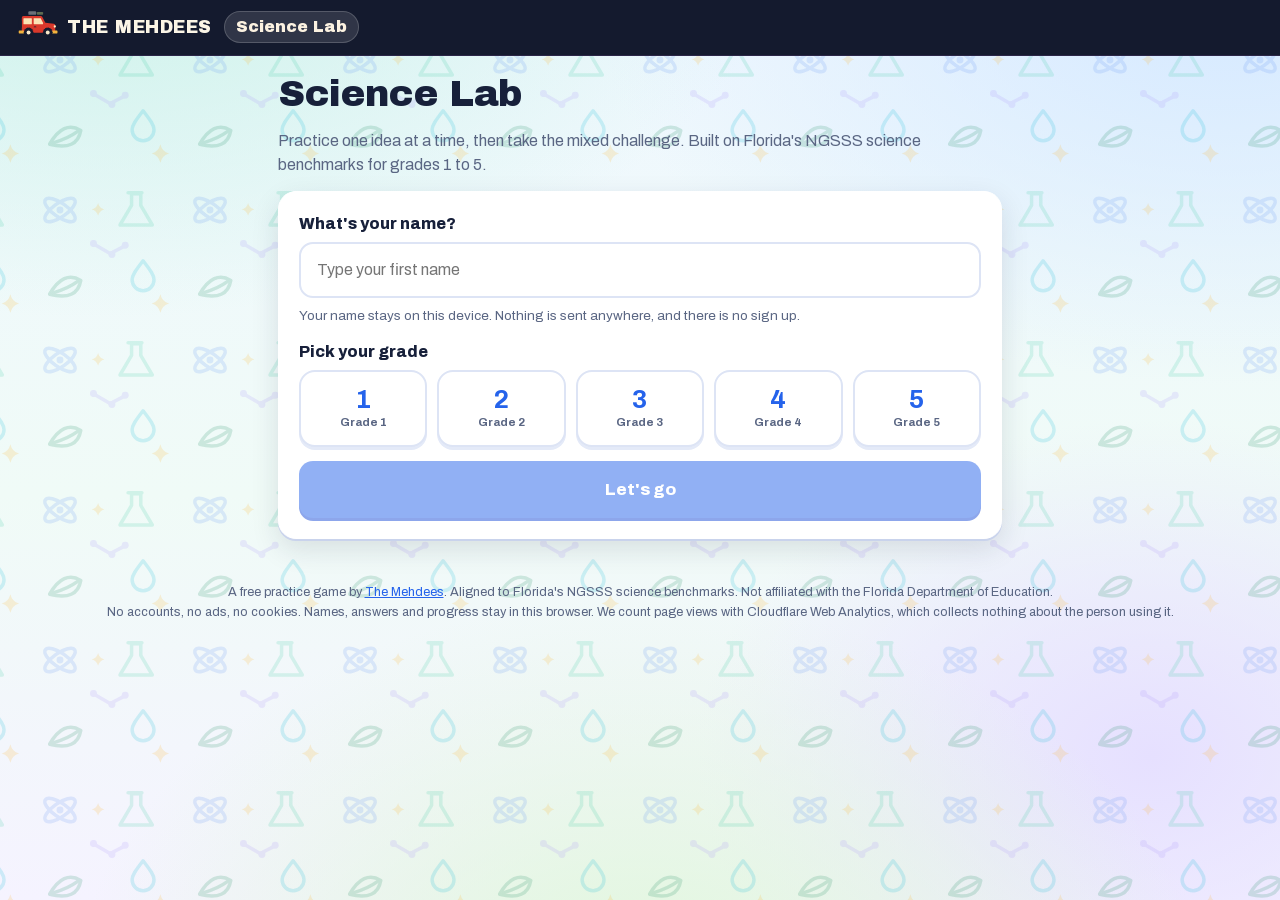
<file: index.html>
<!doctype html>
<html lang="en">
<head>
<meta charset="utf-8">
<meta name="viewport" content="width=device-width, initial-scale=1">
<title>Science Lab · Practice Grades 1 to 5 · The Mehdees</title>
<meta name="description" content="Free science practice for grades 1 to 5, built on Florida's NGSSS science standards. Pick your grade, practice a skill, take a mixed challenge, and print a report card. No sign up, and nothing a child types leaves the device.">
<meta name="theme-color" content="#0EA5A4">
<link rel="icon" href="/favicon.ico" sizes="any">
<link rel="icon" type="image/png" sizes="192x192" href="/favicon-192.png">
<link rel="apple-touch-icon" href="/apple-touch-icon.png">
<link rel="preload" href="fonts/archivo-black.woff2" as="font" type="font/woff2" crossorigin>
<link rel="stylesheet" href="styles.css?v=20260830125156">
<meta property="og:title" content="Science Lab · Practice Grades 1 to 5">
<meta property="og:description" content="Free, standards-aligned science practice for grades 1 to 5. No sign up. Nothing a child types leaves the device.">
<meta property="og:type" content="website">
<meta property="og:url" content="https://science.mehdee.com/">
<!-- Cloudflare Web Analytics: page-view counts only. No cookies, no cross-site tracking, no personal data. -->
<script defer src="https://static.cloudflareinsights.com/beacon.min.js" data-cf-beacon='{"token": "76b19029bd2d434f866d4a56179cef49"}'></script>
</head>
<body>

<header class="top">
  <a class="wordmark" href="https://mehdee.com/games/" aria-label="The Mehdees, all games">
    <svg class="wm-car" xmlns="http://www.w3.org/2000/svg" viewBox="100 250 800 650" aria-hidden="true" focusable="false"><g transform="translate(500,560) scale(2.05) translate(-500,-560)"><g transform="translate(1000,0) scale(-1,1)"><path d="M332,622 L332,548 Q332,534 346,532 L428,524 L458,468 Q463,458 474,458 L642,458 Q658,458 658,474 L658,622 Z" fill="#D9382B"/><path d="M450,526 L474,480 L542,480 L542,534 Q542,538 538,538 L452,538 Z" fill="#FBE3B5"/><rect x="560" y="480" width="82" height="58" rx="5" fill="#FBE3B5"/><rect x="430" y="444" width="200" height="14" rx="6" fill="#141A2E"/><rect x="450" y="418" width="62" height="28" rx="8" fill="#5D6B52"/><rect x="518" y="412" width="76" height="34" rx="9" fill="#6A6F78"/><rect x="516" y="560" width="26" height="8" rx="4" fill="#141A2E"/><rect x="660" y="500" width="30" height="76" rx="10" fill="#141A2E"/><rect x="310" y="598" width="56" height="30" rx="6" fill="#F2B33D"/><rect x="636" y="598" width="52" height="30" rx="6" fill="#F2B33D"/><circle cx="336" cy="560" r="11" fill="#FFF1C9"/><circle cx="405" cy="618" r="45" fill="#141A2E"/><circle cx="449.0" cy="618.0" r="5" fill="#141A2E"/><circle cx="446.3" cy="633.0" r="5" fill="#141A2E"/><circle cx="438.7" cy="646.3" r="5" fill="#141A2E"/><circle cx="427.0" cy="656.1" r="5" fill="#141A2E"/><circle cx="412.6" cy="661.3" r="5" fill="#141A2E"/><circle cx="397.4" cy="661.3" r="5" fill="#141A2E"/><circle cx="383.0" cy="656.1" r="5" fill="#141A2E"/><circle cx="371.3" cy="646.3" r="5" fill="#141A2E"/><circle cx="363.7" cy="633.0" r="5" fill="#141A2E"/><circle cx="361.0" cy="618.0" r="5" fill="#141A2E"/><circle cx="363.7" cy="603.0" r="5" fill="#141A2E"/><circle cx="371.3" cy="589.7" r="5" fill="#141A2E"/><circle cx="383.0" cy="579.9" r="5" fill="#141A2E"/><circle cx="397.4" cy="574.7" r="5" fill="#141A2E"/><circle cx="412.6" cy="574.7" r="5" fill="#141A2E"/><circle cx="427.0" cy="579.9" r="5" fill="#141A2E"/><circle cx="438.7" cy="589.7" r="5" fill="#141A2E"/><circle cx="446.3" cy="603.0" r="5" fill="#141A2E"/><circle cx="405" cy="618" r="19" fill="#F6E7C8"/><circle cx="592" cy="618" r="45" fill="#141A2E"/><circle cx="636.0" cy="618.0" r="5" fill="#141A2E"/><circle cx="633.3" cy="633.0" r="5" fill="#141A2E"/><circle cx="625.7" cy="646.3" r="5" fill="#141A2E"/><circle cx="614.0" cy="656.1" r="5" fill="#141A2E"/><circle cx="599.6" cy="661.3" r="5" fill="#141A2E"/><circle cx="584.4" cy="661.3" r="5" fill="#141A2E"/><circle cx="570.0" cy="656.1" r="5" fill="#141A2E"/><circle cx="558.3" cy="646.3" r="5" fill="#141A2E"/><circle cx="550.7" cy="633.0" r="5" fill="#141A2E"/><circle cx="548.0" cy="618.0" r="5" fill="#141A2E"/><circle cx="550.7" cy="603.0" r="5" fill="#141A2E"/><circle cx="558.3" cy="589.7" r="5" fill="#141A2E"/><circle cx="570.0" cy="579.9" r="5" fill="#141A2E"/><circle cx="584.4" cy="574.7" r="5" fill="#141A2E"/><circle cx="599.6" cy="574.7" r="5" fill="#141A2E"/><circle cx="614.0" cy="579.9" r="5" fill="#141A2E"/><circle cx="625.7" cy="589.7" r="5" fill="#141A2E"/><circle cx="633.3" cy="603.0" r="5" fill="#141A2E"/><circle cx="592" cy="618" r="19" fill="#F6E7C8"/></g></g></svg><span class="mehdees">The Mehdees</span>
  </a>
  <button class="gamename" id="homeBtn" type="button" title="Back to the skills list">Science Lab</button>
  <span class="spacer"></span>
  <button class="btn btn--ghost hide" id="switchBtn" style="padding:7px 13px;font-size:.85rem"
          title="Change the name or grade" aria-label="Change the name or grade">Change</button>
</header>

<main class="wrap">

  <!-- 1. who is playing -->
  <section id="screenStart" class="stack">
    <h1>Science Lab</h1>
    <p class="lede">Practice one idea at a time, then take the mixed challenge. Built on Florida's NGSSS science benchmarks for grades 1 to 5.</p>
    <div class="card stack">
      <div>
        <label for="nameInput">What's your name?</label>
        <input type="text" id="nameInput" maxlength="24" autocomplete="off" spellcheck="false" placeholder="Type your first name">
        <p class="small muted" style="margin-top:8px">Your name stays on this device. Nothing is sent anywhere, and there is no sign up.</p>
        <p class="note hide" id="storageNote"></p>
      </div>
      <div>
        <label>Pick your grade</label>
        <div class="grades" id="gradePicker"></div>
      </div>
      <button class="btn btn--big" id="startBtn" disabled>Let's go</button>
    </div>
  </section>

  <!-- 2. pick a topic -->
  <section id="screenMenu" class="stack hide">
    <div>
      <h1 id="menuTitle">Grade 3</h1>
      <p class="lede" id="menuSub"></p>
    </div>
    <button class="btn btn--green btn--big" id="mixedBtn">Mixed challenge · every skill, any time</button>
    <div class="topics" id="topicList"></div>
    <button class="btn btn--ghost btn--big" id="reportBtn">See my report card</button>
    <p class="parentline">
      Grown-ups: <button class="linkbtn" id="resetBtn" type="button">reset this device</button>
    </p>
  </section>

  <!-- 3. playing -->
  <section id="screenPlay" class="stack hide">
    <div class="hud">
      <span class="pill" id="playTopic">Topic</span>
      <span class="hearts" id="hearts">❤️❤️❤️</span>
      <div class="bar"><i id="progressBar" style="width:0%"></i></div>
      <span class="small muted" id="counter">1 / 10</span>
    </div>
    <div class="card">
      <p class="q" id="question">Question</p>
      <p class="qsub hide" id="questionSub"></p>
      <div class="visual hide" id="visual"></div>
      <button class="helpbtn" id="helpBtn" type="button" aria-expanded="false">
        <span aria-hidden="true">💡</span> How do I do this?
      </button>
      <div class="help hide" id="help"></div>
      <div class="choices" id="choices"></div>
      <div class="feedback" id="feedback"></div>
      <button class="btn btn--big hide" id="nextBtn" style="margin-top:14px">Next</button>
    </div>
    <div class="playfoot">
      <button class="btn btn--ghost" id="quitBtn">Back to skills</button>
    </div>
  </section>

  <!-- 4. round finished -->
  <section id="screenDone" class="stack hide">
    <div class="card center stack">
      <p class="result-num" id="doneScore">8/10</p>
      <h2 id="doneTitle">Nice work!</h2>
      <p class="muted" id="doneMsg"></p>
      <button class="btn btn--big" id="againBtn">Play again</button>
      <button class="btn btn--ghost btn--big" id="backBtn">Back to skills</button>
      <p class="small muted">Progress is kept in this browser only. In a private window it disappears when the window closes, so download the report card if you want to keep it.</p>
    </div>
  </section>

  <!-- 5. report card -->
  <section id="screenReport" class="stack hide">
    <h1>Report card</h1>
    <div class="report" id="reportBody"></div>
    <button class="btn btn--big" id="downloadBtn">Download report card</button>
    <button class="btn btn--ghost btn--big" id="reportBackBtn">Back to skills</button>
  </section>

</main>

<!-- parents: wipe everything this browser has stored -->
<div class="pad sheet" id="reset" role="dialog" aria-modal="true" aria-labelledby="resetTitle">
  <div class="sheet__box">
    <h2 id="resetTitle">Reset this device?</h2>
    <p>This permanently deletes everything Math Arena has saved in this browser:</p>
    <ul class="sheet__list">
      <li>The name typed on the start screen</li>
      <li>Every grade's level progress and stars</li>
      <li>The question and accuracy totals on the report card</li>
    </ul>
    <p class="sheet__warn"><b>This cannot be undone.</b> Download the report card first if you want to keep it.</p>
    <p class="small muted">Nothing was ever sent to a server, so this is the only copy. Resetting affects this browser on this device only.</p>
    <label class="sheet__check"><input type="checkbox" id="resetOk"> I understand this erases all saved progress.</label>
    <div class="sheet__row">
      <button class="btn btn--ghost" id="resetCancel" type="button">Cancel</button>
      <button class="btn btn--danger" id="resetGo" type="button" disabled>Delete everything</button>
    </div>
  </div>
</div>


<footer>
  A free practice game by <a href="https://mehdee.com/games/">The Mehdees</a>.
  Aligned to Florida's NGSSS science benchmarks. Not affiliated with the Florida Department of Education.
  <br>No accounts, no ads, no cookies. Names, answers and progress stay in this browser.
  We count page views with Cloudflare Web Analytics, which collects nothing about the person using it.
</footer>

<script src="content.js?v=20260830125156"></script>
<script src="app.js?v=20260830125156"></script>
</body>
</html>
</file>
<file: styles.css>
/* The Mehdees wordmark, identical to the mehdee.com masthead: the red 4x4
   mark and "THE MEHDEES" in Archivo Black, on the same night-ink bar. */
@font-face { font-family: 'Archivo Black'; font-weight: 400 900; font-display: swap; src: url('fonts/archivo-black.woff2') format('woff2'); }
@font-face { font-family: 'Archivo'; font-weight: 400 800; font-display: swap; src: url('fonts/archivo.woff2') format('woff2'); }

/* Math Arena. Bright, high contrast, big targets, mobile first. */
:root {
  --ink: #17203A;
  --paper: #F7F9FF;
  --card: #FFFFFF;
  --line: #DDE4F5;
  --muted: #5A6683;
  --blue: #2563EB;
  --blue-dark: #1D4FD8;
  --green: #12885A;
  --green-soft: #DFF6EC;
  --red: #C6274B;
  --red-soft: #FDE7EC;
  --amber: #F59E0B;
  --purple: #7C3AED;
  --shadow: 0 2px 0 #C9D3EC, 0 10px 28px #17203a1f;
  --radius: 18px;
  --pad: 18px;
}
* { box-sizing: border-box; margin: 0; }
html { -webkit-text-size-adjust: 100%; }
/* A lab bench sky rather than a blank sheet: cool colour pools in the corners
   and a slow drift of science motifs behind everything, an atom, a flask, a
   leaf, a droplet and a molecule chain. Deliberately cooler than Math Arena's
   warm pinks so the two games feel like different places. All of it sits on
   fixed layers under the cards, so questions stay on plain white. */
body {
  background:
    radial-gradient(1150px 680px at 8% -10%, #C8F2E6 0%, transparent 60%),
    radial-gradient(1020px 620px at 96% 0%, #D5E9FF 0%, transparent 62%),
    radial-gradient(950px 680px at 50% 112%, #DFF8D9 0%, transparent 60%),
    radial-gradient(760px 560px at 90% 84%, #E6E0FF 0%, transparent 60%),
    linear-gradient(180deg, #EFF7FF 0%, #F0FBF7 55%, #F5F3FF 100%);
  background-attachment: fixed;
  color: var(--ink);
  font-family: 'Archivo', system-ui, -apple-system, 'Segoe UI', sans-serif;
  line-height: 1.5;
  min-height: 100vh;
  position: relative;
}
body::before {
  content: '';
  position: fixed; inset: -120px;
  z-index: -1; pointer-events: none;
  opacity: .17;
  background-image: url("data:image/svg+xml,%3Csvg xmlns='http://www.w3.org/2000/svg' width='150' height='150' viewBox='0 0 260 260'%3E%3Cg fill='none' stroke-width='6' stroke-linecap='round' stroke-linejoin='round'%3E%3Cellipse cx='52' cy='52' rx='31' ry='12' stroke='%235B8DEF' transform='rotate(35 52 52)'/%3E%3Cellipse cx='52' cy='52' rx='31' ry='12' stroke='%235B8DEF' transform='rotate(-35 52 52)'/%3E%3Ccircle cx='52' cy='52' r='6' fill='%235B8DEF' stroke='none'/%3E%3Cpath d='M176 24v20l-20 34h56l-20-34V24z' stroke='%2334C7A0'/%3E%3Cpath d='M170 22h24' stroke='%2334C7A0'/%3E%3Cpath d='M118 40q2 9 11 11q-9 2-11 11q-2-9-11-11q9-2 11-11z' fill='%23FFB020' stroke='none'/%3E%3Cpath d='M34 198q24-42 54-24-6 36-54 24z' stroke='%2312885A'/%3E%3Cpath d='M39 196q26-7 45-21' stroke='%2312885A'/%3E%3Cpath d='M196 140c13 17 19 25 19 33a19 19 0 0 1-38 0c0-8 6-16 19-33z' stroke='%2306B6D4'/%3E%3Cpath d='M112 112l26 15M140 127l23-12' stroke='%23A78BFA'/%3E%3Ccircle cx='110' cy='110' r='6' fill='%23A78BFA' stroke='none'/%3E%3Ccircle cx='142' cy='129' r='6' fill='%23A78BFA' stroke='none'/%3E%3Ccircle cx='165' cy='113' r='6' fill='%23A78BFA' stroke='none'/%3E%3Cpath d='M226 198q3 13 15 16q-12 3-15 16q-3-13-15-16q12-3 15-16z' fill='%23FFB020' stroke='none'/%3E%3C/g%3E%3C/svg%3E");
  animation: drift 200s linear infinite;
}
@keyframes drift { to { background-position: 150px 300px; } }
@media (prefers-reduced-motion: reduce) { body::before { animation: none; } }
img { display: block; max-width: 100%; }
button { font: inherit; cursor: pointer; }
:focus-visible { outline: 3px solid var(--blue); outline-offset: 3px; border-radius: 8px; }

.wrap { max-width: 760px; margin: 0 auto; padding: var(--pad); }
.top {
  display: flex; align-items: center; gap: 12px;
  padding: 11px var(--pad); background: #141A2E; border-bottom: 1px solid #5A3E7855;
  position: sticky; top: 0; z-index: 20;
}
.wordmark { display: flex; align-items: center; gap: 9px; text-decoration: none; }
.wordmark .wm-car { width: 40px; height: auto; flex: none; }
.wordmark .mehdees {
  font-family: 'Archivo Black', 'Arial Black', system-ui, sans-serif;
  font-weight: 400; font-size: 1.12rem; letter-spacing: 0.03em; text-transform: uppercase;
  color: #FBF5E6;
}
.top .spacer { margin-left: auto; }
.pill {
  display: inline-flex; align-items: center; gap: 7px;
  background: #EEF3FF; color: var(--blue); border: 1px solid #CBD9FA;
  border-radius: 999px; padding: 5px 12px; font-size: .82rem; font-weight: 800;
}
.top .pill { background: #ffffff1a; color: #FCF2E1; border-color: #ffffff33; }
.top .btn--ghost { background: transparent; color: #FCF2E1; border-color: #ffffff40; box-shadow: none; }
.top .btn--ghost:hover { background: #ffffff1a; color: #fff; border-color: #FF2D95; }
.pill--green { background: var(--green-soft); color: var(--green); border-color: #B6E7D3; }
.pill--amber { background: #FEF3C7; color: #92610A; border-color: #FBD98B; }

h1, h2 { font-family: 'Archivo Black', ui-rounded, 'SF Pro Rounded', system-ui, sans-serif; }
h1 { font-size: clamp(1.6rem, 5vw, 2.3rem); line-height: 1.12; letter-spacing: -0.01em; }
h2 { font-size: 1.15rem; }
.lede { color: var(--muted); margin-top: 8px; }
.card {
  background: var(--card); border: 1px solid #ffffff;
  border-radius: var(--radius); padding: 20px; box-shadow: var(--shadow);
}
.stack > * + * { margin-top: 14px; }

.btn {
  display: inline-flex; align-items: center; justify-content: center; gap: 9px;
  background: var(--blue); color: #fff; border: 0; border-radius: 14px;
  padding: 14px 22px; font-weight: 800; box-shadow: 0 3px 0 var(--blue-dark);
  transition: transform .06s ease;
}
.btn:hover { background: var(--blue-dark); }
.btn:active { transform: translateY(2px); box-shadow: 0 1px 0 var(--blue-dark); }
.btn[disabled] { opacity: .5; cursor: not-allowed; }
.btn--ghost { background: #fff; color: var(--ink); border: 2px solid var(--line); box-shadow: 0 3px 0 #E4EAF8; }
.btn--ghost:hover { background: #F2F6FF; color: var(--ink); }
.btn--green { background: var(--green); box-shadow: 0 3px 0 #0B6B46; }
.btn--green:hover { background: #0F7A50; }
.btn--big { width: 100%; padding: 16px 22px; font-size: 1.05rem; }

label { display: block; font-weight: 800; margin-bottom: 6px; }
input[type="text"] {
  width: 100%; font: inherit; padding: 14px 16px;
  border: 2px solid var(--line); border-radius: 14px; background: #fff; color: var(--ink);
}
input[type="text"]:focus { border-color: var(--blue); outline: none; }

/* grade picker */
.grades { display: grid; grid-template-columns: repeat(auto-fit, minmax(96px, 1fr)); gap: 10px; }
.grade {
  background: #fff; border: 2px solid var(--line); border-radius: 16px;
  padding: 14px 8px; text-align: center; font-weight: 800; box-shadow: 0 3px 0 #E4EAF8;
}
.grade b { display: block; font-size: 1.6rem; line-height: 1.1; color: var(--blue); }
.grade small { display: block; color: var(--muted); font-weight: 700; font-size: .72rem; }
.grade[aria-pressed="true"] { border-color: var(--blue); background: #EEF3FF; }

/* topic list */
.topics { display: grid; gap: 10px; }
.topic {
  display: flex; align-items: center; gap: 12px; text-align: left; width: 100%;
  background: #fff; border: 2px solid var(--line); border-radius: 16px; padding: 13px 15px;
  box-shadow: 0 3px 0 #E4EAF8;
}
.topic:hover { border-color: #B9CBF7; background: #FAFCFF; }
.topic--lock { background: #FBFCFF; cursor: not-allowed; }
.topic--lock > * { opacity: .5; }
.topic__t { font-weight: 800; }
.topic__b { color: var(--muted); font-size: .74rem; font-weight: 700; letter-spacing: .02em; }
.topic__stars { margin-left: auto; white-space: nowrap; font-size: 1rem; letter-spacing: 1px; }

/* play */
.hud { display: flex; align-items: center; gap: 10px; margin-bottom: 14px; flex-wrap: wrap; }
.bar { height: 10px; background: #E7EDFB; border-radius: 999px; overflow: hidden; flex: 1; min-width: 120px; }
.bar > i { display: block; height: 100%; background: var(--blue); border-radius: 999px; transition: width .3s ease; }
.q { font-size: clamp(1.25rem, 4.5vw, 1.7rem); font-weight: 800; line-height: 1.3; }
.qsub { color: var(--muted); margin-top: 6px; font-weight: 700; font-size: .9rem; }
.visual { margin: 14px 0; font-size: 1.3rem; line-height: 1.7; letter-spacing: 2px; }
.choices { display: grid; grid-template-columns: 1fr 1fr; gap: 10px; margin-top: 16px; }
@media (max-width: 430px) { .choices { grid-template-columns: 1fr; } }
.choice {
  background: #fff; border: 2px solid var(--line); border-radius: 14px;
  padding: 16px; font-weight: 800; font-size: 1.05rem; box-shadow: 0 3px 0 #E4EAF8;
}
.choice:hover:not([disabled]) { border-color: #B9CBF7; background: #FAFCFF; }
.choice.right { border-color: var(--green); background: var(--green-soft); color: var(--green); }
.choice.wrong { border-color: var(--red); background: var(--red-soft); color: var(--red); }
.feedback { margin-top: 14px; border-radius: 14px; padding: 14px 16px; font-weight: 700; display: none; }
.feedback.show { display: block; }
.feedback.ok { background: var(--green-soft); color: #0B6B46; }
.feedback.no { background: var(--red-soft); color: #9B1C3B; }
.feedback b { display: block; margin-bottom: 3px; }

.hearts { font-size: 1.1rem; letter-spacing: 2px; }
.result-num { font-size: 3rem; font-weight: 800; line-height: 1; color: var(--blue); }

/* report card */
.report { border: 2px dashed var(--line); border-radius: var(--radius); padding: 18px; background: #fff; }
.rrow { display: flex; align-items: center; gap: 10px; padding: 7px 0; border-bottom: 1px solid #F0F3FB; }
.rrow:last-child { border-bottom: 0; }
.rrow .rt { font-weight: 700; }
.rrow .rs { margin-left: auto; font-weight: 800; }
.muted { color: var(--muted); }
.small { font-size: .84rem; }
.center { text-align: center; }
.hide { display: none !important; }
footer { color: var(--muted); font-size: .8rem; padding: 26px var(--pad) 40px; text-align: center; }
footer a { color: var(--blue); }
@media (prefers-reduced-motion: reduce) { * { transition: none !important; animation: none !important; } }

/* ---------- scratch paper ---------- */
.playfoot { display: flex; gap: 10px; flex-wrap: wrap; }

.pad {
  position: fixed; inset: 0; z-index: 60;
  display: none; flex-direction: column;
  background: #EEF1F9;
}
.pad.open { display: flex; }
.pad__bar {
  display: flex; align-items: center; gap: 12px;
  padding: calc(10px + env(safe-area-inset-top)) 14px 10px;
  background: #141A2E;
}
.pad__q {
  flex: 1; min-width: 0; color: #FCF2E1; font-weight: 800; font-size: 1.05rem;
  overflow: hidden; text-overflow: ellipsis; white-space: nowrap;
}
.pad__bar .btn { padding: 9px 18px; }

/* squared paper, so columns of digits line up like a workbook */
.pad__paper {
  flex: 1; position: relative; margin: 10px;
  background: #fff;
  background-image:
    repeating-linear-gradient(0deg, #E3E9F7 0 1px, transparent 1px 26px),
    repeating-linear-gradient(90deg, #E3E9F7 0 1px, transparent 1px 26px);
  border: 1px solid var(--line); border-radius: 14px;
  box-shadow: inset 0 1px 0 #fff, 0 2px 0 #D9E0F0;
  overflow: hidden;
}
#padCanvas { position: absolute; inset: 0; width: 100%; height: 100%; touch-action: none; cursor: crosshair; }

.pad__tools {
  display: flex; gap: 8px; flex-wrap: wrap; justify-content: center;
  padding: 10px 12px calc(12px + env(safe-area-inset-bottom));
  background: #fff; border-top: 1px solid var(--line);
}
.tool {
  display: inline-flex; align-items: center; gap: 6px;
  background: #fff; color: var(--ink);
  border: 2px solid var(--line); border-radius: 12px;
  padding: 11px 15px; font-weight: 800; font-size: .92rem;
  box-shadow: 0 3px 0 #E4EAF8;
}
.tool:hover:not([disabled]) { border-color: #B9CBF7; background: #FAFCFF; }
.tool.is-on { border-color: var(--blue); background: #EEF3FF; color: var(--blue); }
.tool[disabled] { opacity: .4; cursor: not-allowed; box-shadow: none; }
.tool--wipe { color: var(--red); }
@media (max-width: 430px) { .tool { padding: 10px 12px; font-size: .85rem; } }

/* ---------- how to do this ---------- */
.helpbtn {
  display: inline-flex; align-items: center; gap: 7px;
  margin-top: 14px;
  background: #FFF7E6; color: #92610A;
  border: 2px solid #FBD98B; border-radius: 12px;
  padding: 9px 14px; font-weight: 800; font-size: .88rem;
}
.helpbtn:hover { background: #FEF0CE; }
.helpbtn[aria-expanded="true"] { background: #FEF0CE; border-color: #F0B429; }
.help {
  margin-top: 12px; padding: 16px 18px;
  background: #FFFCF4; border: 2px solid #FBD98B; border-radius: 14px;
}
.help h3 {
  font-family: 'Archivo Black', ui-rounded, system-ui, sans-serif;
  font-size: 1rem; color: #92610A; margin-bottom: 3px;
}
.help .bench {
  font-family: ui-monospace, Menlo, monospace; font-size: .7rem;
  letter-spacing: .06em; color: #A9803A; display: block; margin-bottom: 10px;
}
.help ol { margin: 0 0 12px 20px; padding: 0; }
.help li { margin-bottom: 6px; color: var(--ink); }
.help .eg {
  background: #fff; border: 1px dashed #F0B429; border-radius: 10px;
  padding: 10px 12px; font-weight: 700; color: #7A5109;
}
.help .eg b { display: block; font-size: .7rem; letter-spacing: .1em; text-transform: uppercase; color: #A9803A; margin-bottom: 3px; }

/* ---------- parent reset ---------- */
.parentline { text-align: center; color: var(--muted); font-size: .86rem; margin-top: 4px; }
.linkbtn {
  background: none; border: 0; padding: 0;
  color: var(--muted); font: inherit; font-weight: 800; text-decoration: underline;
}
.linkbtn:hover { color: var(--red); }

.sheet { align-items: center; justify-content: center; padding: 18px; background: #17203ACC; }
.sheet.open { display: flex; }
.sheet__box {
  background: #fff; border-radius: 20px; padding: 24px 22px;
  max-width: 460px; width: 100%; box-shadow: 0 24px 60px #17203a55;
  max-height: 92vh; overflow: auto;
}
.sheet__box h2 { font-family: 'Archivo Black', ui-rounded, system-ui, sans-serif; font-size: 1.35rem; margin-bottom: 10px; }
.sheet__box p { margin-bottom: 12px; }
.sheet__list { margin: 0 0 12px 20px; color: var(--muted); }
.sheet__list li { margin-bottom: 4px; }
.sheet__warn { background: var(--red-soft); color: #9B1C3B; border-radius: 12px; padding: 12px 14px; }
.sheet__check {
  display: flex; align-items: flex-start; gap: 10px; margin: 14px 0 18px;
  font-weight: 700; font-size: .92rem; cursor: pointer;
}
.sheet__check input { width: 20px; height: 20px; margin-top: 1px; flex: none; accent-color: var(--red); }
.sheet__row { display: flex; gap: 10px; justify-content: flex-end; flex-wrap: wrap; }
.btn--danger { background: var(--red); box-shadow: 0 3px 0 #9B1C3B; }
.btn--danger:hover { background: #A81F3F; }

/* Cards float above the sky rather than blending into it. */
.card, .topic, .screen { position: relative; z-index: 1; }

/* Shown only when the browser will not keep progress: a private window, or
   storage switched off. Amber, not red: nothing is broken, it just will not
   be remembered. */
.note {
  margin-top: 10px; padding: 11px 13px; border-radius: 12px;
  background: #FEF3C7; border: 1px solid #FBD98B; color: #7C4E06;
  font-size: .86rem; font-weight: 700; line-height: 1.45;
}
.note b { display: block; margin-bottom: 2px; }

/* ---------- public-domain photographs ---------- */
.shot { margin: 0; }
.shot img {
  width: 100%; max-width: 330px; height: auto; display: block;
  border-radius: 16px; border: 3px solid #fff;
  box-shadow: 0 6px 20px #17203a2e;
}
.shot figcaption {
  margin-top: 7px; font-size: .72rem; font-weight: 700; color: var(--muted);
  letter-spacing: .01em; max-width: 330px;
}

/* The game's own name beside the wordmark, so a child landing here knows
   which of the games they are in. */
.gamename {
  font-family: 'Archivo Black', ui-rounded, system-ui, sans-serif;
  font-weight: 800; font-size: .95rem; color: #FCF2E1;
  padding: 3px 11px; border-radius: 999px;
  background: #ffffff1f; border: 1px solid #ffffff2e;
  white-space: nowrap;
}
@media (max-width: 480px) { .gamename { font-size: .8rem; padding: 2px 8px; } }

/* ---------- header on small screens ----------
   The name pill had no nowrap, so flex squeezed it until "Aura · Grade 3"
   wrapped onto three lines and rendered as a blob. Everything in the bar now
   stays on one line, the name truncates instead of wrapping, and the pill
   drops out on the narrowest phones because the page heading already states
   the grade. */
.top { flex-wrap: nowrap; }
.top .wordmark,
.top .gamename,
.top .btn { flex: 0 0 auto; white-space: nowrap; }
.top .spacer { flex: 1 1 auto; margin-left: 0; }
.top .pill {
  flex: 0 1 auto; display: inline-block; max-width: 30vw;
  white-space: nowrap; overflow: hidden; text-overflow: ellipsis;
}

@media (max-width: 720px) {
  .top { gap: 8px; padding: 9px 12px; }
  .wordmark .wm-car { width: 34px; }
  .wordmark .mehdees { font-size: 1.08rem; }
  .gamename { font-size: .76rem; padding: 2px 9px; }
  .top .pill { font-size: .72rem; padding: 4px 9px; }
  .top .btn { padding: 5px 11px !important; font-size: .78rem !important; }
}

@media (max-width: 620px) {
  /* The name now lives on the Change button, so it truncates rather than
     disappearing: a child should always see whose game this is. */
  /* Allow it to shrink; .top .btn pins the others at their natural width. */
  /* .btn is inline-flex, and text-overflow does nothing on a flex container,
     so the name was clipped mid-word from the wrong side. Make it a plain
     inline-block so it truncates properly if it ever has to. */
  #switchBtn {
    display: inline-block; text-align: center; line-height: 1.5;
    flex: 0 1 auto; min-width: 0; max-width: 60vw;
    overflow: hidden; text-overflow: ellipsis; white-space: nowrap;
  }
  .wordmark .mehdees { font-size: 1rem; letter-spacing: 0; }
  .gamename { font-size: .72rem; padding: 2px 8px; }
}

/* Five tools wrapped 4 + 1, leaving Clear stranded on its own row. Give them
   one even row that shrinks to fit instead. */
@media (max-width: 620px) {
  .pad__tools { flex-wrap: nowrap; gap: 6px; padding-left: 8px; padding-right: 8px; }
  .tool {
    flex: 1 1 0; min-width: 0; justify-content: center;
    padding: 11px 6px; font-size: .8rem; gap: 4px;
  }
}
@media (max-width: 400px) {
  .tool { font-size: .72rem; padding: 10px 4px; }
}

/* Smallest phones still in use (iPhone SE 1st gen at 320px): the header has
   five items in Math Arena, so shrink the brand and the label to fit. */
@media (max-width: 360px) {
  .top { gap: 6px; padding: 8px 10px; }
  .wordmark { gap: 5px; }
  .wordmark .wm-car { width: 28px; }
  .wordmark .mehdees { font-size: .9rem; }
  .gamename { font-size: .66rem; padding: 2px 7px; }
  .top .btn { padding: 5px 9px !important; font-size: .72rem !important; }
}

/* The game name doubles as the way back to the skills list. */
.gamename { cursor: pointer; font: inherit; font-family: 'Archivo Black', ui-rounded, system-ui, sans-serif; }
.gamename:hover { background: #ffffff33; border-color: #FF2D95; }

/* Every phone width holds brand, game name, pencil and the player button, so
   the two labels stay small right up to 430px. Below that the header runs out
   of room and flex starts shrinking the child's name, which is the one thing
   that should never be the part that gets cut. */
@media (max-width: 430px) {
  .gamename { font-size: .62rem; padding: 2px 6px; }
  #switchBtn { max-width: 58vw; font-size: .7rem !important; padding: 5px 9px !important; }
}
@media (max-width: 340px) {
  .gamename { font-size: .56rem; padding: 2px 5px; }
  #switchBtn { font-size: .64rem !important; }
}

/* Locked levels must be fully opaque: the pattern was showing through and
   competing with their text. */
.topic--lock { background: #FFFFFF; }
.topic--lock > * { opacity: .72; }
</file>
